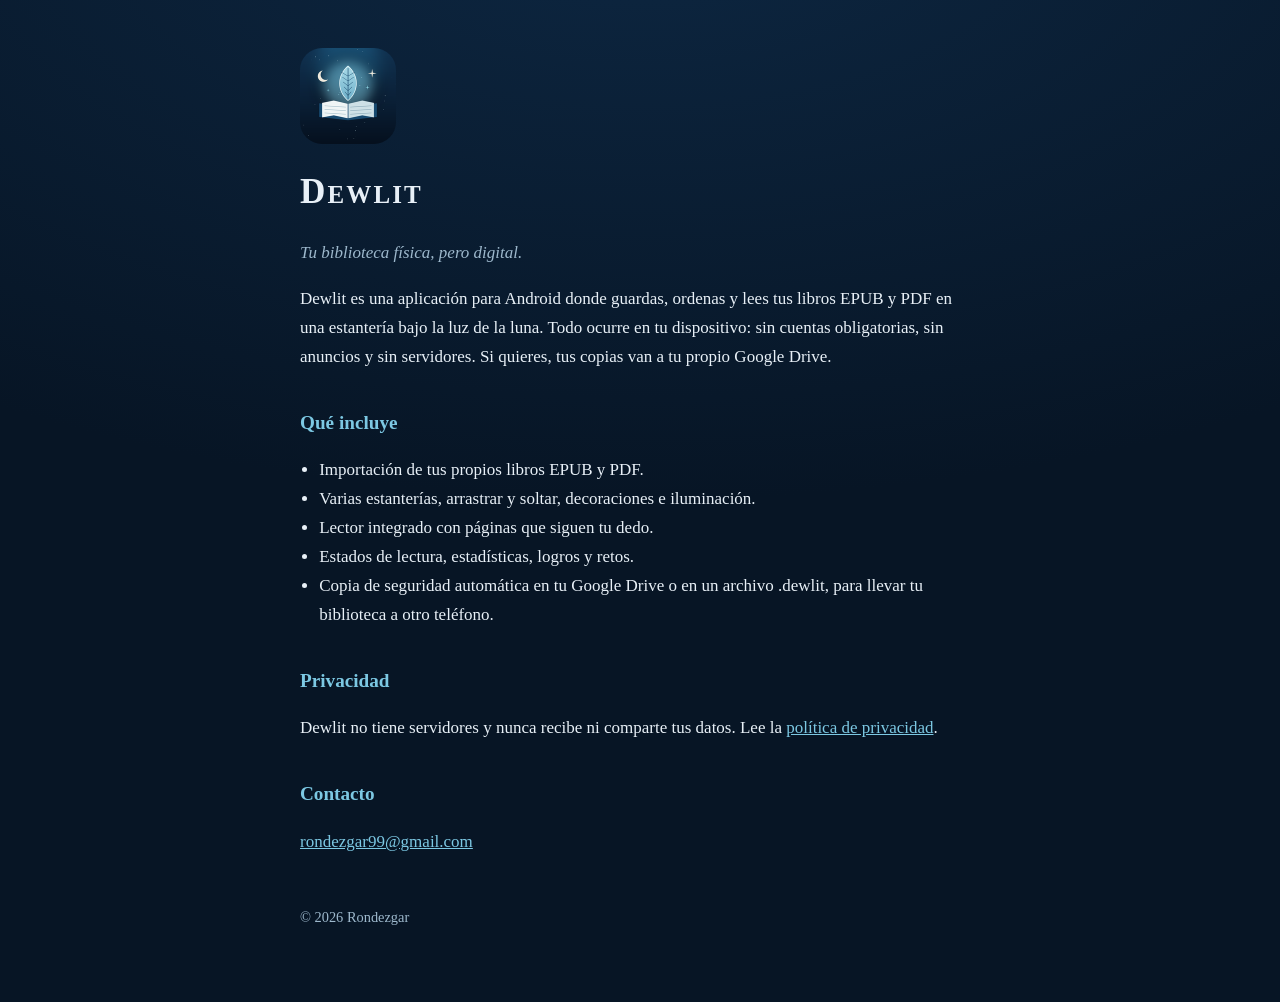
<file: index.html>
<!doctype html>
<html lang="es">
<head>
<meta charset="utf-8">
<meta name="viewport" content="width=device-width, initial-scale=1">
<meta name="google-site-verification" content="N_qfclqzX3DvnZa2TK-chLUC3ZVXOYtpR1arS8xc1rQ" />
<title>Dewlit — tu biblioteca bajo la luz de la luna</title>
<meta name="description" content="Dewlit es una biblioteca digital para Android con estantería élfica, lector EPUB y PDF y progreso de lectura local.">
<link rel="stylesheet" href="style.css">
</head>
<body>
<main>
  <img class="logo" src="icon.png" alt="Icono de Dewlit">
  <h1>Dewlit</h1>
  <p class="sub">Tu biblioteca física, pero digital.</p>

  <p>Dewlit es una aplicación para Android donde guardas, ordenas y lees tus libros EPUB y PDF en una estantería bajo la luz de la luna. Todo ocurre en tu dispositivo: sin cuentas obligatorias, sin anuncios y sin servidores. Si quieres, tus copias van a tu propio Google Drive.</p>

  <h2>Qué incluye</h2>
  <ul>
    <li>Importación de tus propios libros EPUB y PDF.</li>
    <li>Varias estanterías, arrastrar y soltar, decoraciones e iluminación.</li>
    <li>Lector integrado con páginas que siguen tu dedo.</li>
    <li>Estados de lectura, estadísticas, logros y retos.</li>
    <li>Copia de seguridad automática en tu Google Drive o en un archivo .dewlit, para llevar tu biblioteca a otro teléfono.</li>
  </ul>

  <h2>Privacidad</h2>
  <p>Dewlit no tiene servidores y nunca recibe ni comparte tus datos. Lee la <a href="privacy.html">política de privacidad</a>.</p>

  <h2>Contacto</h2>
  <p><a href="mailto:rondezgar99@gmail.com">rondezgar99@gmail.com</a></p>

  <footer>© 2026 Rondezgar</footer>
</main>
</body>
</html>
</file>
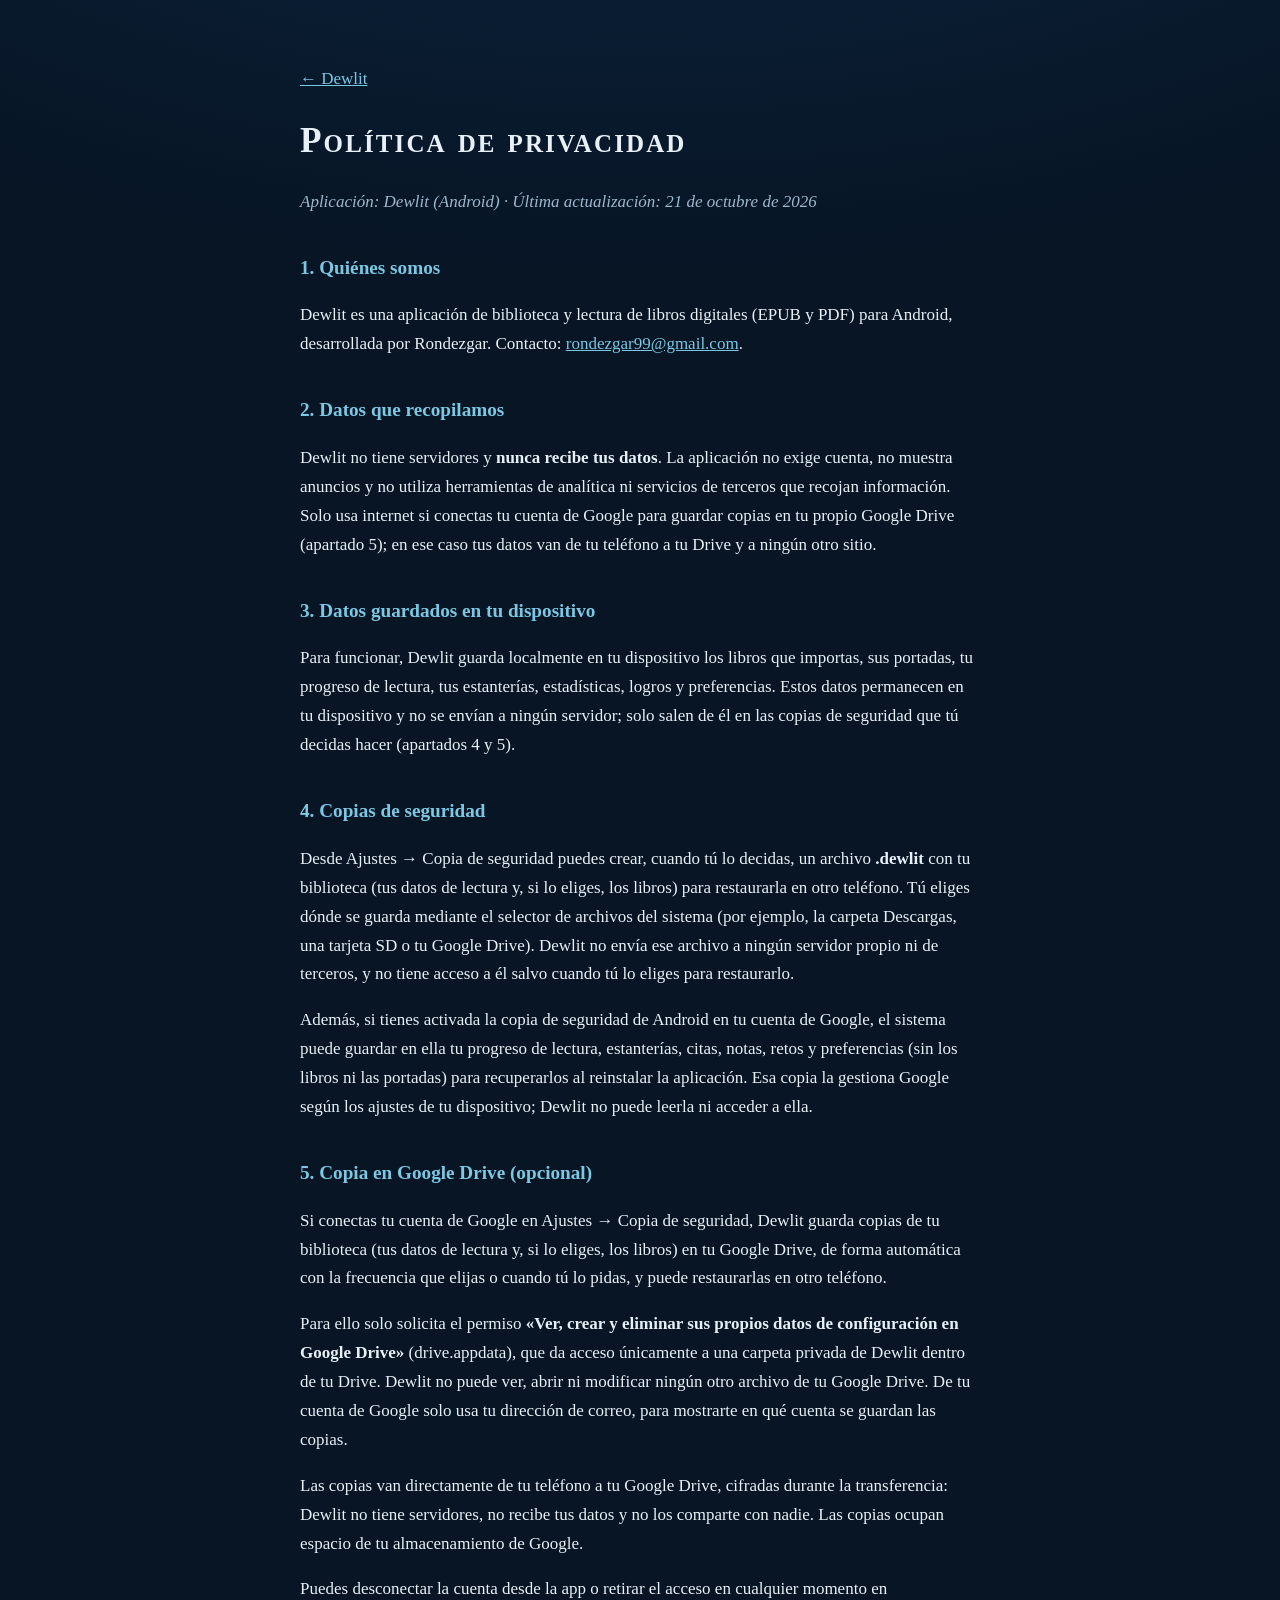
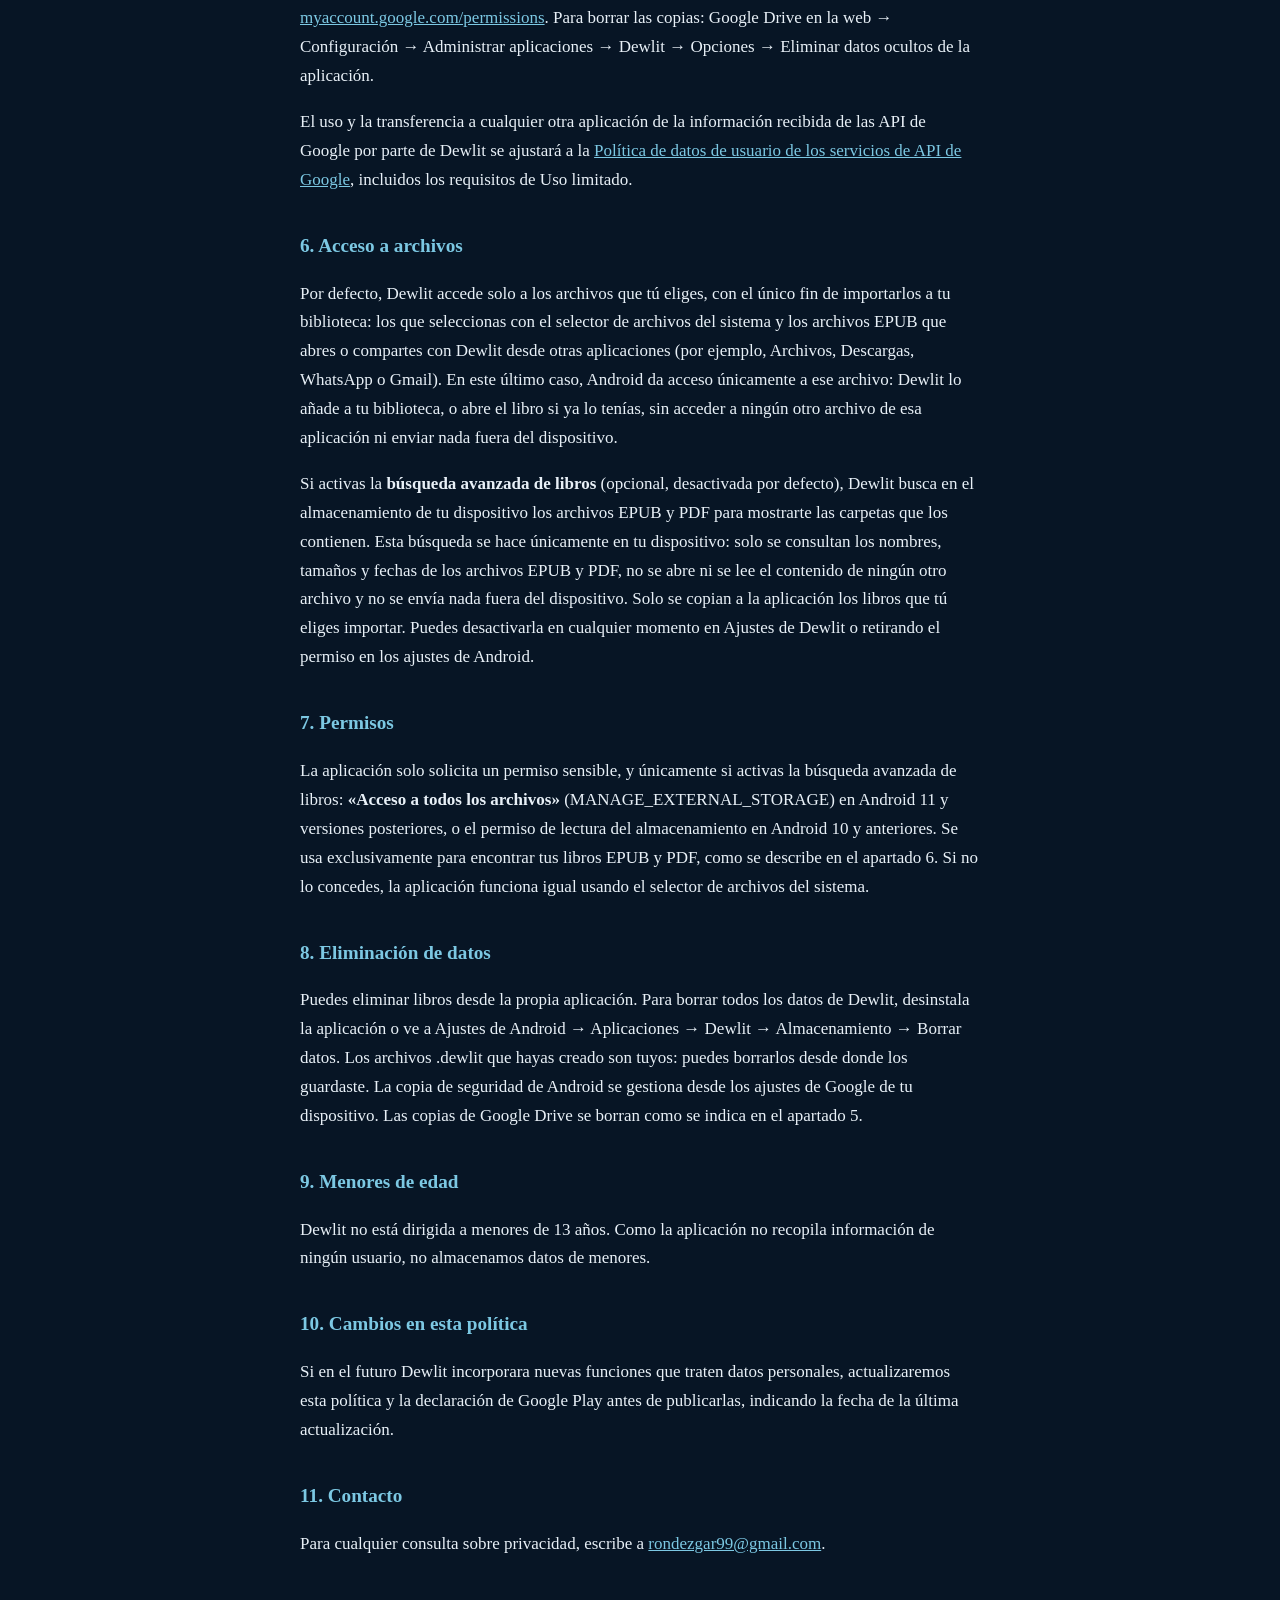
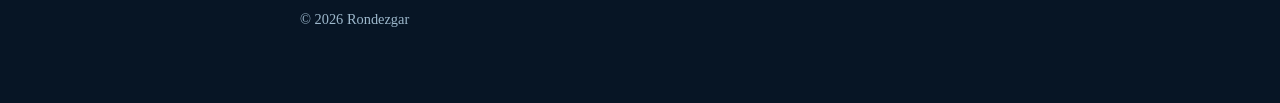
<file: privacy.html>
<!doctype html>
<html lang="es">
<head>
<meta charset="utf-8">
<meta name="viewport" content="width=device-width, initial-scale=1">
<title>Política de privacidad — Dewlit</title>
<meta name="robots" content="index,follow">
<link rel="stylesheet" href="style.css">
</head>
<body>
<main>
  <p><a href="index.html">← Dewlit</a></p>
  <h1>Política de privacidad</h1>
  <p class="meta">Aplicación: Dewlit (Android) · Última actualización: 21 de octubre de 2026</p>

  <h2>1. Quiénes somos</h2>
  <p>Dewlit es una aplicación de biblioteca y lectura de libros digitales (EPUB y PDF) para Android, desarrollada por Rondezgar. Contacto: <a href="mailto:rondezgar99@gmail.com">rondezgar99@gmail.com</a>.</p>

  <h2>2. Datos que recopilamos</h2>
  <p>Dewlit no tiene servidores y <strong>nunca recibe tus datos</strong>. La aplicación no exige cuenta, no muestra anuncios y no utiliza herramientas de analítica ni servicios de terceros que recojan información. Solo usa internet si conectas tu cuenta de Google para guardar copias en tu propio Google Drive (apartado 5); en ese caso tus datos van de tu teléfono a tu Drive y a ningún otro sitio.</p>

  <h2>3. Datos guardados en tu dispositivo</h2>
  <p>Para funcionar, Dewlit guarda localmente en tu dispositivo los libros que importas, sus portadas, tu progreso de lectura, tus estanterías, estadísticas, logros y preferencias. Estos datos permanecen en tu dispositivo y no se envían a ningún servidor; solo salen de él en las copias de seguridad que tú decidas hacer (apartados 4 y 5).</p>

  <h2>4. Copias de seguridad</h2>
  <p>Desde Ajustes → Copia de seguridad puedes crear, cuando tú lo decidas, un archivo <strong>.dewlit</strong> con tu biblioteca (tus datos de lectura y, si lo eliges, los libros) para restaurarla en otro teléfono. Tú eliges dónde se guarda mediante el selector de archivos del sistema (por ejemplo, la carpeta Descargas, una tarjeta SD o tu Google Drive). Dewlit no envía ese archivo a ningún servidor propio ni de terceros, y no tiene acceso a él salvo cuando tú lo eliges para restaurarlo.</p>
  <p>Además, si tienes activada la copia de seguridad de Android en tu cuenta de Google, el sistema puede guardar en ella tu progreso de lectura, estanterías, citas, notas, retos y preferencias (sin los libros ni las portadas) para recuperarlos al reinstalar la aplicación. Esa copia la gestiona Google según los ajustes de tu dispositivo; Dewlit no puede leerla ni acceder a ella.</p>

  <h2>5. Copia en Google Drive (opcional)</h2>
  <p>Si conectas tu cuenta de Google en Ajustes → Copia de seguridad, Dewlit guarda copias de tu biblioteca (tus datos de lectura y, si lo eliges, los libros) en tu Google Drive, de forma automática con la frecuencia que elijas o cuando tú lo pidas, y puede restaurarlas en otro teléfono.</p>
  <p>Para ello solo solicita el permiso <strong>«Ver, crear y eliminar sus propios datos de configuración en Google Drive»</strong> (drive.appdata), que da acceso únicamente a una carpeta privada de Dewlit dentro de tu Drive. Dewlit no puede ver, abrir ni modificar ningún otro archivo de tu Google Drive. De tu cuenta de Google solo usa tu dirección de correo, para mostrarte en qué cuenta se guardan las copias.</p>
  <p>Las copias van directamente de tu teléfono a tu Google Drive, cifradas durante la transferencia: Dewlit no tiene servidores, no recibe tus datos y no los comparte con nadie. Las copias ocupan espacio de tu almacenamiento de Google.</p>
  <p>Puedes desconectar la cuenta desde la app o retirar el acceso en cualquier momento en <a href="https://myaccount.google.com/permissions">myaccount.google.com/permissions</a>. Para borrar las copias: Google Drive en la web → Configuración → Administrar aplicaciones → Dewlit → Opciones → Eliminar datos ocultos de la aplicación.</p>
  <p>El uso y la transferencia a cualquier otra aplicación de la información recibida de las API de Google por parte de Dewlit se ajustará a la <a href="https://developers.google.com/terms/api-services-user-data-policy">Política de datos de usuario de los servicios de API de Google</a>, incluidos los requisitos de Uso limitado.</p>

  <h2>6. Acceso a archivos</h2>
  <p>Por defecto, Dewlit accede solo a los archivos que tú eliges, con el único fin de importarlos a tu biblioteca: los que seleccionas con el selector de archivos del sistema y los archivos EPUB que abres o compartes con Dewlit desde otras aplicaciones (por ejemplo, Archivos, Descargas, WhatsApp o Gmail). En este último caso, Android da acceso únicamente a ese archivo: Dewlit lo añade a tu biblioteca, o abre el libro si ya lo tenías, sin acceder a ningún otro archivo de esa aplicación ni enviar nada fuera del dispositivo.</p>
  <p>Si activas la <strong>búsqueda avanzada de libros</strong> (opcional, desactivada por defecto), Dewlit busca en el almacenamiento de tu dispositivo los archivos EPUB y PDF para mostrarte las carpetas que los contienen. Esta búsqueda se hace únicamente en tu dispositivo: solo se consultan los nombres, tamaños y fechas de los archivos EPUB y PDF, no se abre ni se lee el contenido de ningún otro archivo y no se envía nada fuera del dispositivo. Solo se copian a la aplicación los libros que tú eliges importar. Puedes desactivarla en cualquier momento en Ajustes de Dewlit o retirando el permiso en los ajustes de Android.</p>

  <h2>7. Permisos</h2>
  <p>La aplicación solo solicita un permiso sensible, y únicamente si activas la búsqueda avanzada de libros: <strong>«Acceso a todos los archivos»</strong> (MANAGE_EXTERNAL_STORAGE) en Android 11 y versiones posteriores, o el permiso de lectura del almacenamiento en Android 10 y anteriores. Se usa exclusivamente para encontrar tus libros EPUB y PDF, como se describe en el apartado 6. Si no lo concedes, la aplicación funciona igual usando el selector de archivos del sistema.</p>

  <h2>8. Eliminación de datos</h2>
  <p>Puedes eliminar libros desde la propia aplicación. Para borrar todos los datos de Dewlit, desinstala la aplicación o ve a Ajustes de Android → Aplicaciones → Dewlit → Almacenamiento → Borrar datos. Los archivos .dewlit que hayas creado son tuyos: puedes borrarlos desde donde los guardaste. La copia de seguridad de Android se gestiona desde los ajustes de Google de tu dispositivo. Las copias de Google Drive se borran como se indica en el apartado 5.</p>

  <h2>9. Menores de edad</h2>
  <p>Dewlit no está dirigida a menores de 13 años. Como la aplicación no recopila información de ningún usuario, no almacenamos datos de menores.</p>

  <h2>10. Cambios en esta política</h2>
  <p>Si en el futuro Dewlit incorporara nuevas funciones que traten datos personales, actualizaremos esta política y la declaración de Google Play antes de publicarlas, indicando la fecha de la última actualización.</p>

  <h2>11. Contacto</h2>
  <p>Para cualquier consulta sobre privacidad, escribe a <a href="mailto:rondezgar99@gmail.com">rondezgar99@gmail.com</a>.</p>

  <footer>© 2026 Rondezgar</footer>
</main>
</body>
</html>
</file>
<file: style.css>
:root{--bg:#071525;--bg2:#0d2742;--ink:#e8f0f7;--muted:#9db8cc;--accent:#7cc8e3;--line:#1e4160}
*{box-sizing:border-box}
html{-webkit-text-size-adjust:100%}
body{margin:0;background:radial-gradient(1200px 600px at 50% -10%,var(--bg2),var(--bg));background-color:var(--bg);color:var(--ink);font:17px/1.7 Georgia,"Times New Roman",serif}
main{max-width:720px;margin:0 auto;padding:48px 20px 72px}
h1{font-variant:small-caps;letter-spacing:.06em;font-size:2.2rem;margin:0 0 4px;font-weight:600}
h2{font-size:1.2rem;margin:2.2rem 0 .4rem;color:var(--accent);font-weight:600}
p,li{color:var(--ink)}
.sub,.meta{color:var(--muted);font-style:italic}
a{color:var(--accent)}
hr{border:0;border-top:1px solid var(--line);margin:2rem 0}
.logo{width:96px;height:96px;border-radius:22px;display:block;margin-bottom:18px}
footer{margin-top:3rem;color:var(--muted);font-size:.9rem}
ul{padding-left:1.2rem}
</file>
